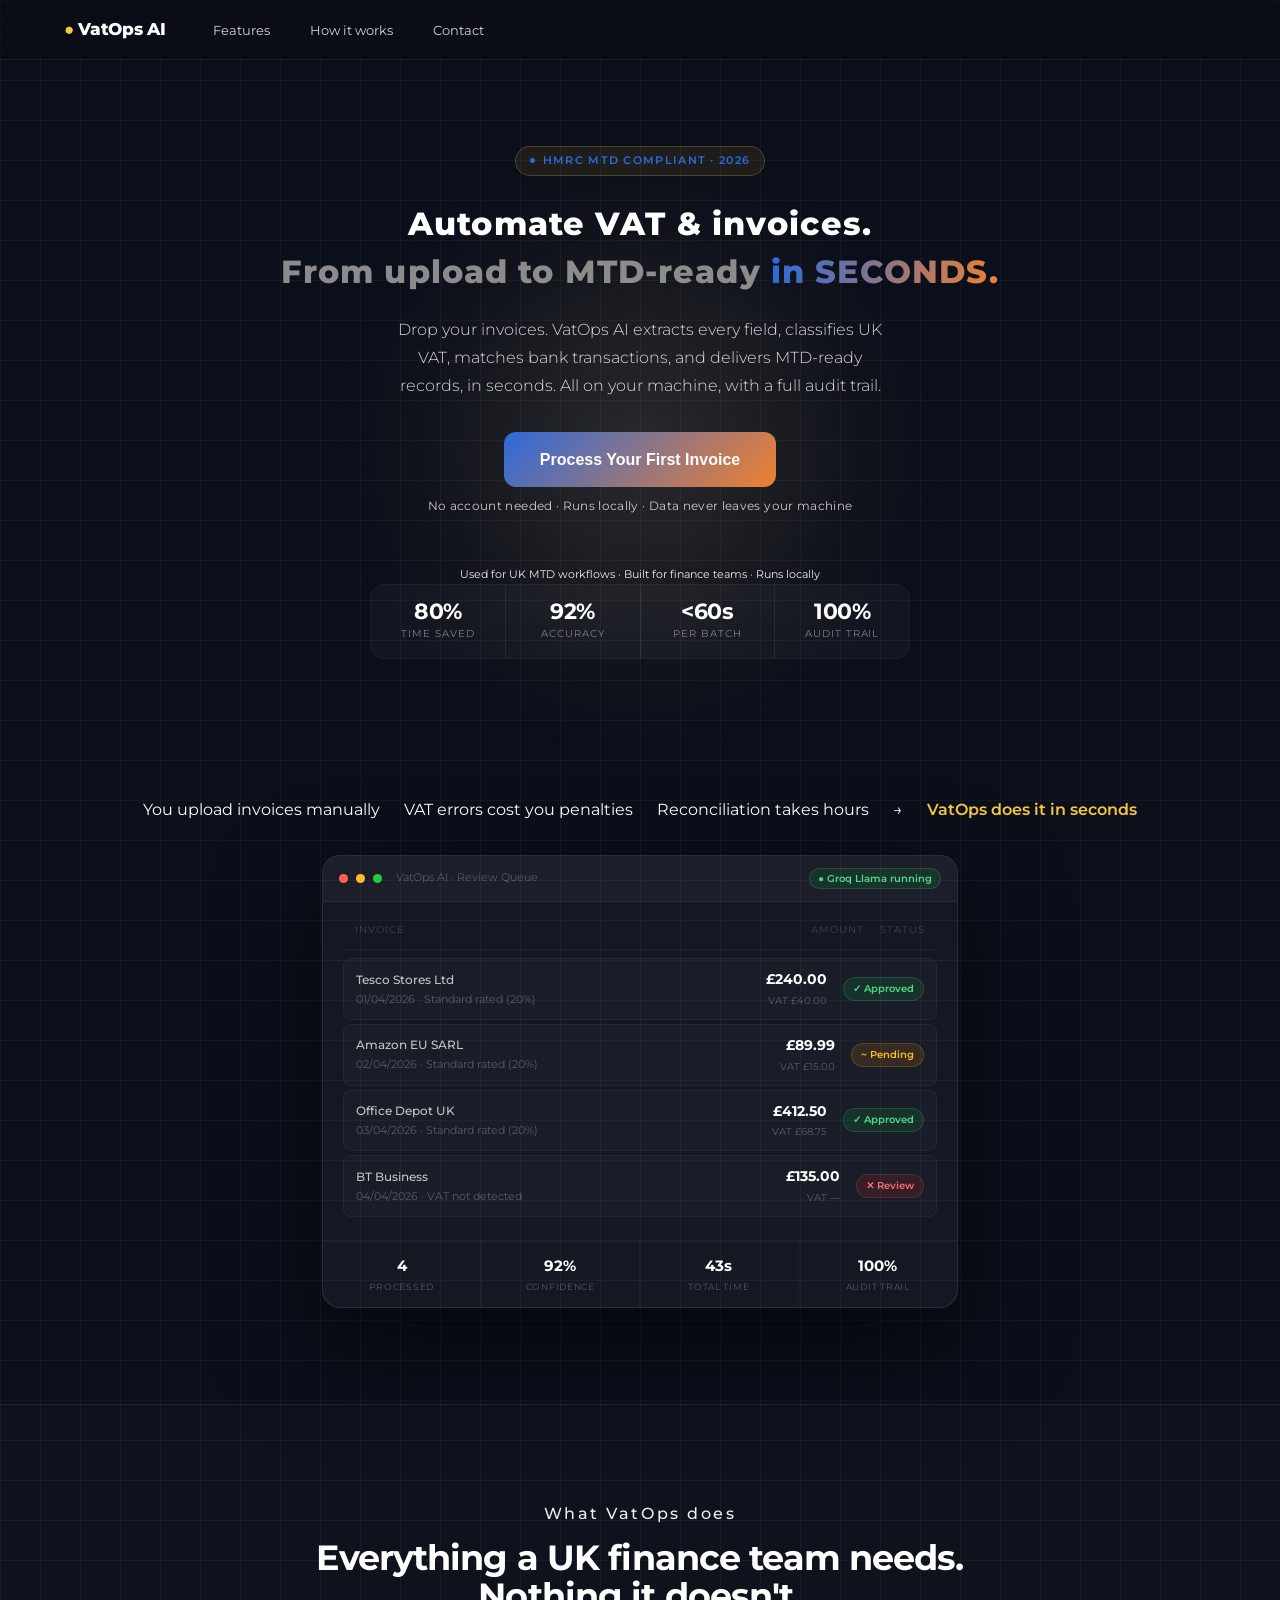
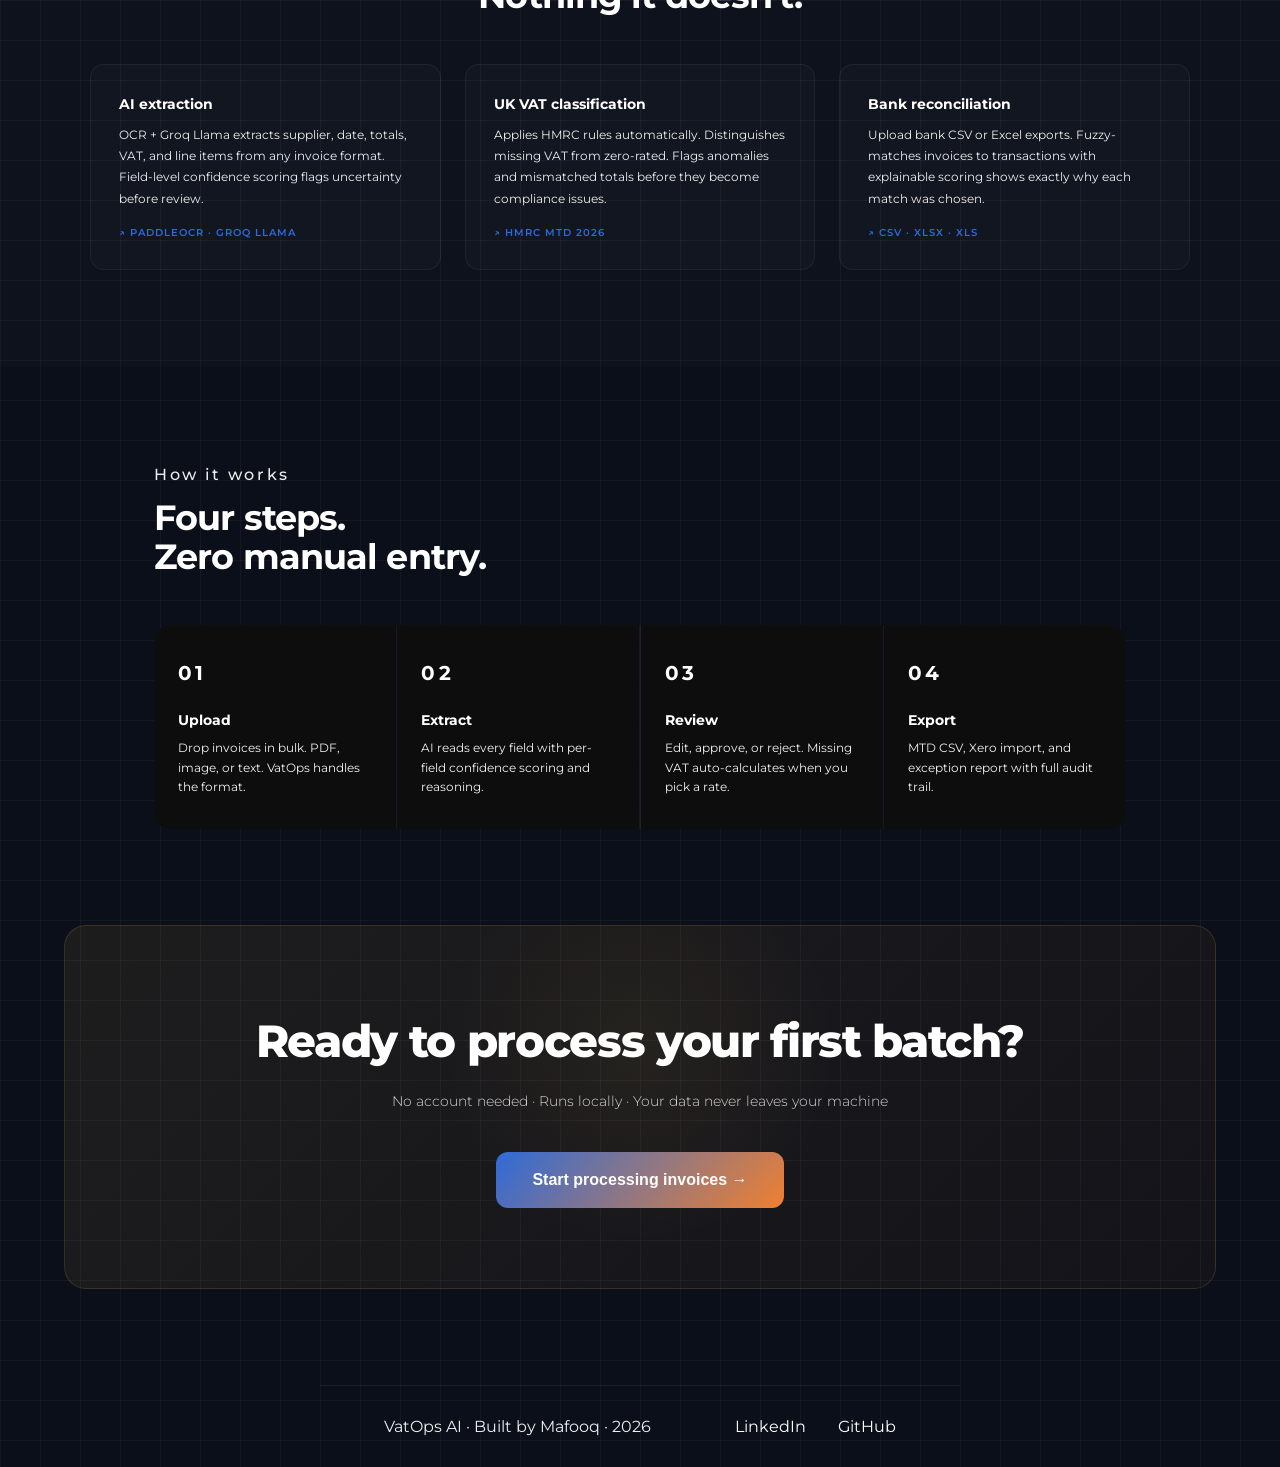
<file: landing.html>
<!DOCTYPE html>
<html lang="en">
<head>
    <!-- Google tag (gtag.js) -->
<script async src="https://www.googletagmanager.com/gtag/js?id=G-QKDYY6ZCLT"></script>
<script>
  window.dataLayer = window.dataLayer || [];
  function gtag(){dataLayer.push(arguments);}
  gtag('js', new Date());

  gtag('config', 'G-QKDYY6ZCLT');
</script>
<meta charset="UTF-8">
<meta name="viewport" content="width=device-width, initial-scale=1.0">
<meta property="og:title" content="VatOps AI — UK MTD Invoice Processor">
<meta property="og:description" content="Drop invoices, AI extracts every field, classifies UK VAT, matches bank transactions. MTD-ready exports in seconds.">
<meta property="og:image" content="https://mafooq-vatops-ai.hf.space/static/og-image.png">
<meta property="og:url" content="https://s-mafooq.github.io/vatops-ai/landing.html">
<meta property="og:type" content="website">
<meta name="twitter:card" content="summary_large_image">
<meta name="twitter:title" content="VatOps AI — UK MTD Invoice Processor">
<meta name="twitter:description" content="Drop invoices, AI extracts every field, classifies UK VAT, matches bank transactions. MTD-ready exports in seconds.">
<meta name="twitter:image" content="https://mafooq-vatops-ai.hf.space/static/og-image.png">
<title>VatOps AI — UK MTD Invoice Processing</title>
<link rel="preconnect" href="https://fonts.googleapis.com">
<link href="https://fonts.googleapis.com/css2?family=Montserrat:wght@400;600;700;800&family=DM+Sans:wght@300;400;500&display=swap" rel="stylesheet">
<style>
*, *::before, *::after { box-sizing: border-box; margin: 0; padding: 0; }

:root {
    --blue: #2d6ada;
    --orange: #f08030;
    --white: #ffffff;
    --bg: #080808;
    --text-muted: rgba(255, 255, 255, 0.822);
    --text-dim: rgba(240, 182, 182, 0.45);
    --border: rgba(255,255,255,0.07);
    --surface: rgba(255,255,255,0.03);
}

html { scroll-behavior: smooth; }

body {
    font-family: 'Montserrat', sans-serif;
    background: var(--bg);
    color: var(--white);
    overflow-x: hidden;
    line-height: 1.6;
}
.orb {
    position: fixed; border-radius: 50%;
    pointer-events: none; z-index: 0;
    animation: orbdrift 14s ease-in-out infinite alternate;
}
.orb-1 {
    width: 700px; height: 700px;
    background: radial-gradient(circle, rgba(245,200,66,0.07) 0%, transparent 70%);
    top: -200px; right: -100px;
}
.orb-2 {
    width: 500px; height: 500px;
    background: radial-gradient(circle, rgba(80,160,255,0.04) 0%, transparent 70%);
    bottom: -150px; left: -100px;
    animation-delay: 6s; animation-direction: alternate-reverse;
}
@keyframes orbdrift {
    from { transform: translate(0,0) scale(1); }
    to   { transform: translate(25px,15px) scale(1.04); }
}

/* Navbar */
nav {
    position: fixed; top: 0; left: 0; right: 0; z-index: 999;
    height: 60px;
    display: flex; align-items: center;
    padding: 0 4rem;
    background: rgba(8, 8, 8, 0.267);
    backdrop-filter: blur(28px);
    border-bottom: 1px solid var(--border);
}
.nav-logo {
    font-family: 'Montserrat', sans-serif;
    font-size: 1.05rem; font-weight: 800;
    color: var(--white); text-decoration: none;
    letter-spacing: -0.02em;
}
.nav-links {
    display: flex; gap: 2.5rem;
    margin-left: 3rem;
    list-style: none;
}
.nav-links a {
    font-size: 0.82rem; color: var(--text-muted);
    text-decoration: none; transition: color 0.2s;
    position: relative;
}
.nav-links a:hover { color: var(--white); }


body {
    background-color: #0b0f1a;
    background-image:
        linear-gradient(rgba(255,255,255,0.04) 1px, transparent 1px),
        linear-gradient(90deg, rgba(255,255,255,0.04) 1px, transparent 1px);
    background-size: 40px 40px;
}
body::before {
    content: "";
    position: fixed;
    inset: 0;
    background: radial-gradient(
        circle at 50% 50%,
        rgba(255, 200, 100, 0.08),
        transparent 40%
    );
    pointer-events: none;
}

@keyframes moveGrid {
    from {
        background-position: 0 0, 0 0;
    }
    to {
        background-position: 50px 50px, 50px 50px;
    }
}

.trust {
    font-size: 0.7rem;
    color: rgba(255,255,255,0.35);
    margin-top: 8px;
}

/* Hero */
.hero {
    position: relative; z-index: 1;
    min-height: 85vh;
    display: flex; flex-direction: column;
    align-items: center; justify-content: center;
    text-align: center;
    padding: 100px 2rem 60px;
    max-width: 900px; margin: 0 auto;
}

body::after {
    content: "";
    position: fixed;
    inset: 0;
    background: radial-gradient(
        600px circle at var(--x, 50%) var(--y, 50%),
        rgba(255,255,255,0.06),
        transparent 40%
    );
    pointer-events: none;
    z-index: 0;
}

.badge {
    display: inline-flex; align-items: center; gap: 8px;
    font-size: 0.68rem; font-weight: 600;
    color: var(--blue); text-transform: uppercase; letter-spacing: 0.12em;
    background: rgba(245,200,66,0.08);
    border: 1px solid rgba(245,200,66,0.22);
    padding: 5px 14px; border-radius: 999px;
    margin-bottom: 1.5rem;
    animation: fadeup 0.5s ease both;
}
.badge-dot {
    width: 5px; height: 5px; border-radius: 50%;
    background: var(--blue);
    animation: pulse 2s ease infinite;
}
@keyframes pulse { 0%,100%{opacity:1} 50%{opacity:0.2} }

h1 {
    font-family: 'Montserrat', sans-serif;
    font-size: clamp(1rem, 6vw, 2rem);
    font-weight: 800; line-height: 1.5;
    letter-spacing: 0.035em;
    margin-bottom: 1.25rem;
    animation: fadeup 0.5s 0.08s ease both;
}
h1 .muted { color: rgba(173, 169, 169, 0.795); }
h1 em {
    font-style: normal;
    background: linear-gradient(90deg, var(--blue) 0%, var(--orange) 100%);
    -webkit-background-clip: text; -webkit-text-fill-color: transparent;
    background-clip: text;
}

.sub {
    font-size: 1rem; font-weight: 300; line-height: 1.75;
    color: rgba(255, 255, 255, 0.836);
    max-width: 500px; margin: 0 auto 2rem;
    animation: fadeup 0.5s 0.14s ease both;
}

.cta-wrap {
    display: flex; flex-direction: column; align-items: center; gap: 10px;
    margin-bottom: 2.5rem;
    animation: fadeup 0.5s 0.2s ease both;
}
.cta-btn {
    display: inline-flex; align-items: center; gap: 10px;
    font-family: 'Syne', sans-serif;
    font-size: 1rem; font-weight: 600;
    background: linear-gradient(135deg, var(--blue), var(--orange));
    color: #ffffff; border: none; border-radius: 12px;
    padding: 15px 36px; cursor: pointer;
    transition: transform 0.18s, box-shadow 0.18s;
    text-decoration: none;
}
.cta-btn:hover {
    transform: translateY(-2px);
    box-shadow: 0 8px 40px rgba(245,200,66,0.28);
}
.cta-hint {
    font-size: 0.73rem;
    color: rgba(255, 255, 255, 0.767);
    letter-spacing: 0.03em;
}

/* Metrics */
.metrics {
    display: flex; gap: 0;
    border: 1px solid var(--border);
    border-radius: 14px; overflow: hidden;
    max-width: 540px; width: 100%;
    animation: fadeup 0.5s 0.28s ease both;
}
.metric {
    flex: 1; padding: 1rem 0.5rem; text-align: center;
    border-right: 1px solid var(--border);
    background: var(--surface);
}
.metric:last-child { border-right: none; }
.metric-val {
    font-family: 'Montserrat', sans-serif;
    font-size: 1.35rem; font-weight: 700;
    letter-spacing: -0.025em; line-height: 1;
}
.metric-lbl {
    font-size: 0.6rem; color: rgba(255,255,255,0.45);
    text-transform: uppercase; letter-spacing: 0.1em; margin-top: 4px;
}

@keyframes fadeup {
    from { opacity: 0; transform: translateY(16px); }
    to   { opacity: 1; transform: translateY(0); }
}

/* Preview card */
.preview-wrap {
    position: relative; z-index: 1;
    max-width: 700px; margin: 0 auto;
    padding: 0 2rem 6rem;
    animation: fadeup 0.5s 0.34s ease both;
}
.preview {
    background: rgba(255,255,255,0.04);
    border: 1px solid rgba(255,255,255,0.09);
    border-radius: 18px; overflow: hidden;
    box-shadow: 0 40px 100px rgba(0,0,0,0.5);
}
.preview-bar {
    background: rgba(255,255,255,0.03);
    border-bottom: 1px solid rgba(255,255,255,0.06);
    padding: 12px 16px;
    display: flex; align-items: center; gap: 8px;
}
.win-dot { width: 9px; height: 9px; border-radius: 50%; display: inline-block; }
.preview-title { font-size: 0.7rem; color: rgba(255,255,255,0.25); margin-left: 6px; }
.preview-pill {
    margin-left: auto; font-size: 0.6rem; font-weight: 600;
    background: rgba(22,163,74,0.15); color: #4ade80;
    border: 1px solid rgba(74,222,128,0.18);
    padding: 2px 8px; border-radius: 999px;
}
.preview-body { padding: 1.25rem 1.25rem 0.5rem; }
.preview-head {
    display: grid; grid-template-columns: 1fr auto auto; gap: 1rem;
    font-size: 0.6rem; color: rgba(255,255,255,0.18);
    text-transform: uppercase; letter-spacing: 0.1em;
    padding: 0 0.75rem 0.75rem;
    border-bottom: 1px solid rgba(255,255,255,0.05);
    margin-bottom: 0.5rem;
}
.inv-row {
    display: grid; grid-template-columns: 1fr auto auto; gap: 1rem;
    align-items: center; padding: 10px 12px;
    border-radius: 8px; margin-bottom: 4px;
    background: rgba(255,255,255,0.025);
    border: 1px solid rgba(255,255,255,0.045);
    opacity: 0;
    transform: translateY(10px);
    animation: fadeInRow 0.5s ease forwards;
}
.inv-name { font-size: 0.78rem; color: rgba(255,255,255,0.75); font-weight: 500; }
.inv-date { font-size: 0.66rem; color: rgba(255,255,255,0.28); margin-top: 2px; }
.inv-amt { font-family: 'Montserrat', sans-serif; font-size: 0.85rem; font-weight: 700; text-align: right; }
.inv-vat { font-size: 0.62rem; color: rgba(255,255,255,0.28); text-align: right; margin-top: 2px; }
.inv-badge { font-size: 0.62rem; font-weight: 600; padding: 3px 9px; border-radius: 999px; white-space: nowrap; }
.inv-row:nth-child(1) { animation-delay: 0.2s; }
.inv-row:nth-child(2) { animation-delay: 0.4s; }
.inv-row:nth-child(3) { animation-delay: 0.6s; }
.inv-row:nth-child(4) { animation-delay: 0.8s; }

@keyframes fadeInRow {
    to {
        opacity: 1;
        transform: translateY(0);
    }
}
.b-green { background: rgba(22,163,74,0.15); color: #4ade80; border: 1px solid rgba(74,222,128,0.18); }
.b-amber { background: rgba(217,119,6,0.15); color: #fbbf24; border: 1px solid rgba(251,191,36,0.18); }
.b-red   { background: rgba(220,38,38,0.15); color: #f87171; border: 1px solid rgba(248,113,113,0.18); }
.preview-stats {
    display: grid; grid-template-columns: repeat(4,1fr);
    border-top: 1px solid rgba(255,255,255,0.06);
    margin-top: 0.75rem;
}
.ps-item { padding: 12px 8px; text-align: center; border-right: 1px solid rgba(255,255,255,0.05); }
.ps-item:last-child { border-right: none; }
.ps-val { font-family: 'Montserrat', sans-serif; font-size: 0.95rem; font-weight: 700; }
.ps-lbl { font-size: 0.58rem; color: rgba(255,255,255,0.28); text-transform: uppercase; letter-spacing: 0.08em; margin-top: 2px; }

/* Section shared */
section { position: relative; z-index: 1; }

.sec-eyebrow {
    font-size: 0.65rem; color: rgba(255, 255, 255, 0.925);
    letter-spacing: 0.16em;
    margin-bottom: 0.75rem; display: block;
    font-size: medium; font-weight: 500;
}
.sec-title {
    font-family: 'Montserrat', sans-serif;
    font-size: clamp(1.6rem, 3vw, 2.2rem);
    font-weight: 700; letter-spacing: -0.025em;
    line-height: 1.1; margin-bottom: 3rem;
}

/* Features */
.features-section {
    border-top: 1px solid var(--border);
    background: rgba(255,255,255,0.015);
    padding: 6rem 4rem;
}
.features-inner {
    max-width: 1100px; margin: 0 auto;
    text-align: center;
}
.features-grid {
    display: grid; grid-template-columns: repeat(3,1fr);
    gap: 1.5rem; margin-top: 0;
}
.feat {
    padding: 1.75rem; text-align: left;
    border: 1px solid rgba(255,255,255,0.055);
    border-radius: 14px;
    background: rgba(255,255,255,0.02);
    transition: border-color 0.25s, background 0.25s;
}
.feat:hover {
    border-color: rgba(245,200,66,0.2);
    background: rgba(245,200,66,0.025);
}
.feat-title {
    font-family: 'Montserrat', sans-serif;
    font-size: 0.9rem; font-weight: 700;
    margin-bottom: 0.5rem;
}
.feat-desc { font-size: 0.78rem; color: rgba(255, 255, 255, 0.932); line-height: 1.7; }
.feat-tag {
    font-size: 0.62rem; font-weight: 600; color: var(--blue);
    text-transform: uppercase; letter-spacing: 0.1em;
    margin-top: 1rem; display: block;
}

/* Steps */
.steps-section {
    padding: 6rem 4rem;
    max-width: 1100px; margin: 0 auto;
}
.steps-grid {
    display: grid; grid-template-columns: repeat(4,1fr);
    gap: 1.5px;
    background: rgba(255,255,255,0.045);
    border-radius: 16px; overflow: hidden;
}
.step {
    background: #0d0d0d; padding: 2rem 1.5rem;
}
.step-n {
    font-size: 1.25rem; font-weight: 700;
    color: rgb(255, 255, 255);
    letter-spacing: 0.16em; text-transform: uppercase;
    margin-bottom: 1.25rem;
}
.step-title {
    font-family: 'Montserrat', sans-serif;
    font-size: 0.88rem; font-weight: 700;
    margin-bottom: 0.4rem;
}
.step-desc { font-size: 0.75rem; color: rgba(255, 255, 255, 0.945); line-height: 1.65; }

/* Bottom CTA */
.cta-section {
    margin: 0 4rem 6rem;
    border-radius: 22px;
    background: linear-gradient(135deg, rgba(245,200,66,0.08), rgba(240,128,48,0.04));
    border: 1px solid rgba(245,200,66,0.14);
    padding: 5rem 2rem; text-align: center;
    position: relative; z-index: 1; overflow: hidden;
}
.cta-section::before {
    content: '';
    position: absolute; top: -80px; left: 50%; transform: translateX(-50%);
    width: 400px; height: 400px; border-radius: 50%;
    background: radial-gradient(circle, rgba(245,200,66,0.06) 0%, transparent 70%);
    pointer-events: none;
}
.cta-title {
    font-family: 'Montserrat', sans-serif;
    font-size: clamp(1.8rem, 3.5vw, 2.8rem);
    font-weight: 800; letter-spacing: -0.03em;
    margin-bottom: 0.75rem; position: relative;
}
.cta-sub {
    font-size: 0.88rem; color: rgba(255, 255, 255, 0.815);
    margin-bottom: 2.5rem; font-weight: 300; position: relative;
}

/* Footer */
footer {
    border-top: 1px solid var(--border);
    padding: 1.75rem 4rem;
    display: flex; align-items: center; justify-content: space-between;
    font-size: 1rem; color: rgba(255, 255, 255, 0.925);
    position: relative; z-index: 1;
    margin-left: 50%; transform: translateX(-50%);
}
.footer-links { display: flex; gap: 2rem; }
.footer-links a { color: rgb(255, 255, 255); text-decoration: none; transition: color 0.2s; }
.footer-links a:hover { color: var(--white); }

.feat {
    transition: transform 0.25s ease, border-color 0.25s;
}

.feat:hover {
    transform: translateY(-6px);
}

.inv-row {
    transition: transform 0.2s ease, background 0.2s;
}

.inv-row:hover {
    transform: scale(1.02);
    background: rgba(255,255,255,0.05);
}

.pain-strip {
    display: flex;
    gap: 1.5rem;
    font-weight: 400;
    justify-content: center;
    align-items: center;
    flex-wrap: wrap;
    font-size: 1rem;
    color: rgb(255, 255, 255);
    margin: 2rem 0;
}

.pain-strip .solution {
    color: #f5c842;
    font-weight: 600;
}

.trust {
    font-size: 0.7rem;
    color: rgba(255, 255, 255, 0.925);
    margin-top: 10px;
    text-align: center;
}

.hidden {
    opacity: 0;
    transform: translateY(20px);
    transition: all 0.6s ease;
}

.show {
    opacity: 1;
    transform: translateY(0);
}
/* Remove gap above topbar */
.main .block-container {
    padding-top: 0 !important;
    padding-left: 0 !important;
    padding-right: 0 !important;
    padding-bottom: 0 !important;
}
/* Fix content area background bleeding */
.app-content {
    html, body, [class*="css"] {
    font-family: 'DM Sans', sans-serif;
    background: #f7f6f3;
    color: #0f0f0f;
}
}
/* Nav buttons row — remove Streamlit column gaps */
[data-testid="stHorizontalBlock"] {
    gap: 0.5rem !important;
    padding: 0.5rem 1rem !important;
    background: rgba(247,246,243,0.95) !important;
    border-bottom: 1px solid rgba(0,0,0,0.06) !important;
}

/* ── Mobile responsive ── */
@media (max-width: 640px) {
    nav {
        padding: 0 1rem;
        height: 56px;
        gap: 0;
    }
    .nav-logo { 
        font-size: 0.85rem; 
        flex-shrink: 0;
        margin-right: 0;
    }
    .nav-links { 
        display: none !important; 
    }
    .hero {
        padding: 80px 1.25rem 40px;
        min-height: auto;
    }
    h1 { font-size: clamp(1.8rem, 8vw, 3rem); }
    .sub { font-size: 0.9rem; }
    .cta-btn { font-size: 0.9rem; padding: 13px 24px; width: 100%; justify-content: center; }

    .metrics {
        max-width: 100%;
        grid-template-columns: repeat(2, 1fr);
        display: grid;
        border-radius: 12px;
    }
    .metric { border-right: none; border-bottom: 1px solid var(--border); }
    .metric:nth-child(odd) { border-right: 1px solid var(--border); }
    .metric:nth-last-child(-n+2) { border-bottom: none; }

    .preview-wrap { padding: 0 1rem 3rem; }

    .features-section { padding: 3rem 1.25rem; }
    .features-grid { grid-template-columns: 1fr; gap: 1rem; }

    .steps-section { padding: 3rem 1.25rem; }
    .steps-grid { grid-template-columns: 1fr 1fr; }

    .cta-section { margin: 0 1rem 3rem; padding: 2.5rem 1.25rem; }
    .cta-title { font-size: 1.5rem; }

    footer {
        padding: 1.5rem 1.25rem;
        flex-direction: column;
        gap: 1rem;
        text-align: center;
        margin-left: 0;
        transform: none;
    }
    .footer-links { justify-content: center; }
}

</style>
</head>
<body>

<!-- NAVBAR -->
<nav>
    <a class="nav-logo" href="#"><span style="color:#f5c842">●</span> VatOps AI</a>
    <ul class="nav-links">
    <li><a href="#features">Features</a></li>
    <li><a href="#how">How it works</a></li>
    <li><a href="https://mafooq-vatops-ai.hf.space/app?view=contact">Contact</a></li>
</ul>
</nav>

<!-- HERO -->
<div class="hero">
    <div class="badge">
        <span class="badge-dot"></span>
        HMRC MTD Compliant &middot; 2026
    </div>
    <h1>
        Automate VAT & invoices.<br>
        <span class="muted">From upload to MTD-ready</span>
        <em> in SECONDS.</em>
    </h1>
    <p class="sub">
        Drop your invoices. VatOps AI extracts every field,
        classifies UK VAT, matches bank transactions, and
        delivers MTD-ready records, in seconds. All on your machine, with a full audit trail.
    </p>
    <div class="cta-wrap">
        <a class="cta-btn" href="https://mafooq-vatops-ai.hf.space/app?go=start">
            Process Your First Invoice
        </a>
        <span class="cta-hint">No account needed &middot; Runs locally &middot; Data never leaves your machine</span>
    </div>
    <div class="trust">
        Used for UK MTD workflows · Built for finance teams · Runs locally
    </div>

    <div class="metrics">
        <div class="metric"><div class="metric-val">80%</div><div class="metric-lbl">Time saved</div></div>
        <div class="metric"><div class="metric-val">92%</div><div class="metric-lbl">Accuracy</div></div>
        <div class="metric"><div class="metric-val">&lt;60s</div><div class="metric-lbl">Per batch</div></div>
        <div class="metric"><div class="metric-val">100%</div><div class="metric-lbl">Audit trail</div></div>
    </div>
</div>

<div class="pain-strip">
    <div>You upload invoices manually</div>
    <div>VAT errors cost you penalties</div>
    <div>Reconciliation takes hours</div>
    <div class="arrow">→</div>
    <div class="solution">VatOps does it in seconds</div>
</div>

<!-- PREVIEW CARD -->
<div class="preview-wrap">
    <div class="preview">
        <div class="preview-bar">
            <span class="win-dot" style="background:#ff5f57"></span>
            <span class="win-dot" style="background:#febc2e"></span>
            <span class="win-dot" style="background:#28c840"></span>
            <span class="preview-title">VatOps AI &middot; Review Queue</span>
            <span class="preview-pill">&#9679; Groq Llama running</span>
        </div>
        <div class="preview-body">
            <div class="preview-head">
                <span>Invoice</span><span>Amount</span><span>Status</span>
            </div>
            <div class="inv-row">
                <div><div class="inv-name">Tesco Stores Ltd</div><div class="inv-date">01/04/2026 &middot; Standard rated (20%)</div></div>
                <div><div class="inv-amt">&pound;240.00</div><div class="inv-vat">VAT &pound;40.00</div></div>
                <span class="inv-badge b-green">&#10003; Approved</span>
            </div>
            <div class="inv-row">
                <div><div class="inv-name">Amazon EU SARL</div><div class="inv-date">02/04/2026 &middot; Standard rated (20%)</div></div>
                <div><div class="inv-amt">&pound;89.99</div><div class="inv-vat">VAT &pound;15.00</div></div>
                <span class="inv-badge b-amber">~ Pending</span>
            </div>
            <div class="inv-row">
                <div><div class="inv-name">Office Depot UK</div><div class="inv-date">03/04/2026 &middot; Standard rated (20%)</div></div>
                <div><div class="inv-amt">&pound;412.50</div><div class="inv-vat">VAT &pound;68.75</div></div>
                <span class="inv-badge b-green">&#10003; Approved</span>
            </div>
            <div class="inv-row">
                <div><div class="inv-name">BT Business</div><div class="inv-date">04/04/2026 &middot; VAT not detected</div></div>
                <div><div class="inv-amt">&pound;135.00</div><div class="inv-vat">VAT &mdash;</div></div>
                <span class="inv-badge b-red">&#10005; Review</span>
            </div>
        </div>
        <div class="preview-stats">
            <div class="ps-item"><div class="ps-val">4</div><div class="ps-lbl">Processed</div></div>
            <div class="ps-item"><div class="ps-val">92%</div><div class="ps-lbl">Confidence</div></div>
            <div class="ps-item"><div class="ps-val">43s</div><div class="ps-lbl">Total time</div></div>
            <div class="ps-item"><div class="ps-val">100%</div><div class="ps-lbl">Audit trail</div></div>
        </div>
    </div>
</div>

<!-- FEATURES -->
<section id="features" class="features-section">
    <div class="features-inner">
        <span class="sec-eyebrow">What VatOps does</span>
        <div class="sec-title">Everything a UK finance team needs.<br>Nothing it doesn't.</div>
        <div class="features-grid">
            <div class="feat">
                <div class="feat-title">AI extraction</div>
                <div class="feat-desc">OCR + Groq Llama extracts supplier, date, totals, VAT, and line items from any invoice format. Field-level confidence scoring flags uncertainty before review.</div>
                <span class="feat-tag">&#8599; PaddleOCR &middot; Groq Llama</span>
            </div>
            <div class="feat">
                <div class="feat-title">UK VAT classification</div>
                <div class="feat-desc">Applies HMRC rules automatically. Distinguishes missing VAT from zero-rated. Flags anomalies and mismatched totals before they become compliance issues.</div>
                <span class="feat-tag">&#8599; HMRC MTD 2026</span>
            </div>
            <div class="feat">
                <div class="feat-title">Bank reconciliation</div>
                <div class="feat-desc">Upload bank CSV or Excel exports. Fuzzy-matches invoices to transactions with explainable scoring shows exactly why each match was chosen.</div>
                <span class="feat-tag">&#8599; CSV &middot; XLSX &middot; XLS</span>
            </div>
        </div>
    </div>
</section>

<!-- STEPS -->
<section id="how">
    <div class="steps-section">
        <span class="sec-eyebrow">How it works</span>
        <div class="sec-title">Four steps.<br>Zero manual entry.</div>
        <div class="steps-grid">
            <div class="step"><div class="step-n">01</div><div class="step-title">Upload</div><div class="step-desc">Drop invoices in bulk. PDF, image, or text. VatOps handles the format.</div></div>
            <div class="step"><div class="step-n">02</div><div class="step-title">Extract</div><div class="step-desc">AI reads every field with per-field confidence scoring and reasoning.</div></div>
            <div class="step"><div class="step-n">03</div><div class="step-title">Review</div><div class="step-desc">Edit, approve, or reject. Missing VAT auto-calculates when you pick a rate.</div></div>
            <div class="step"><div class="step-n">04</div><div class="step-title">Export</div><div class="step-desc">MTD CSV, Xero import, and exception report with full audit trail.</div></div>
        </div>
    </div>
</section>

<!-- BOTTOM CTA -->
<div class="cta-section">
    <div class="cta-title">Ready to process your first batch?</div>
    <div class="cta-sub">No account needed &middot; Runs locally &middot; Your data never leaves your machine</div>
    <a class="cta-btn" href="/app?go=start">
        Start processing invoices &rarr;
    </a>
</div>

<!-- FOOTER -->
<footer>
    <span>VatOps AI &middot; Built by Mafooq &middot; 2026</span>
    <div class="footer-links">
        <a href="https://linkedin.com/in/-mafooq" target="_blank">LinkedIn</a>
        <a href="https://github.com/s-mafooq/s-mafooq" target="_blank">GitHub</a>
    </div>
</footer>


<script>
document.addEventListener("mousemove", (e) => {
    document.body.style.setProperty("--x", e.clientX + "px");
    document.body.style.setProperty("--y", e.clientY + "px");
});

const observer = new IntersectionObserver((entries) => {
    entries.forEach(entry => {
        if (entry.isIntersecting) entry.target.classList.add("show");
    });
});
document.querySelectorAll(".feat, .step").forEach(el => {
    el.classList.add("hidden");
    observer.observe(el);
});
</script>
</body>
</html>
</file>
